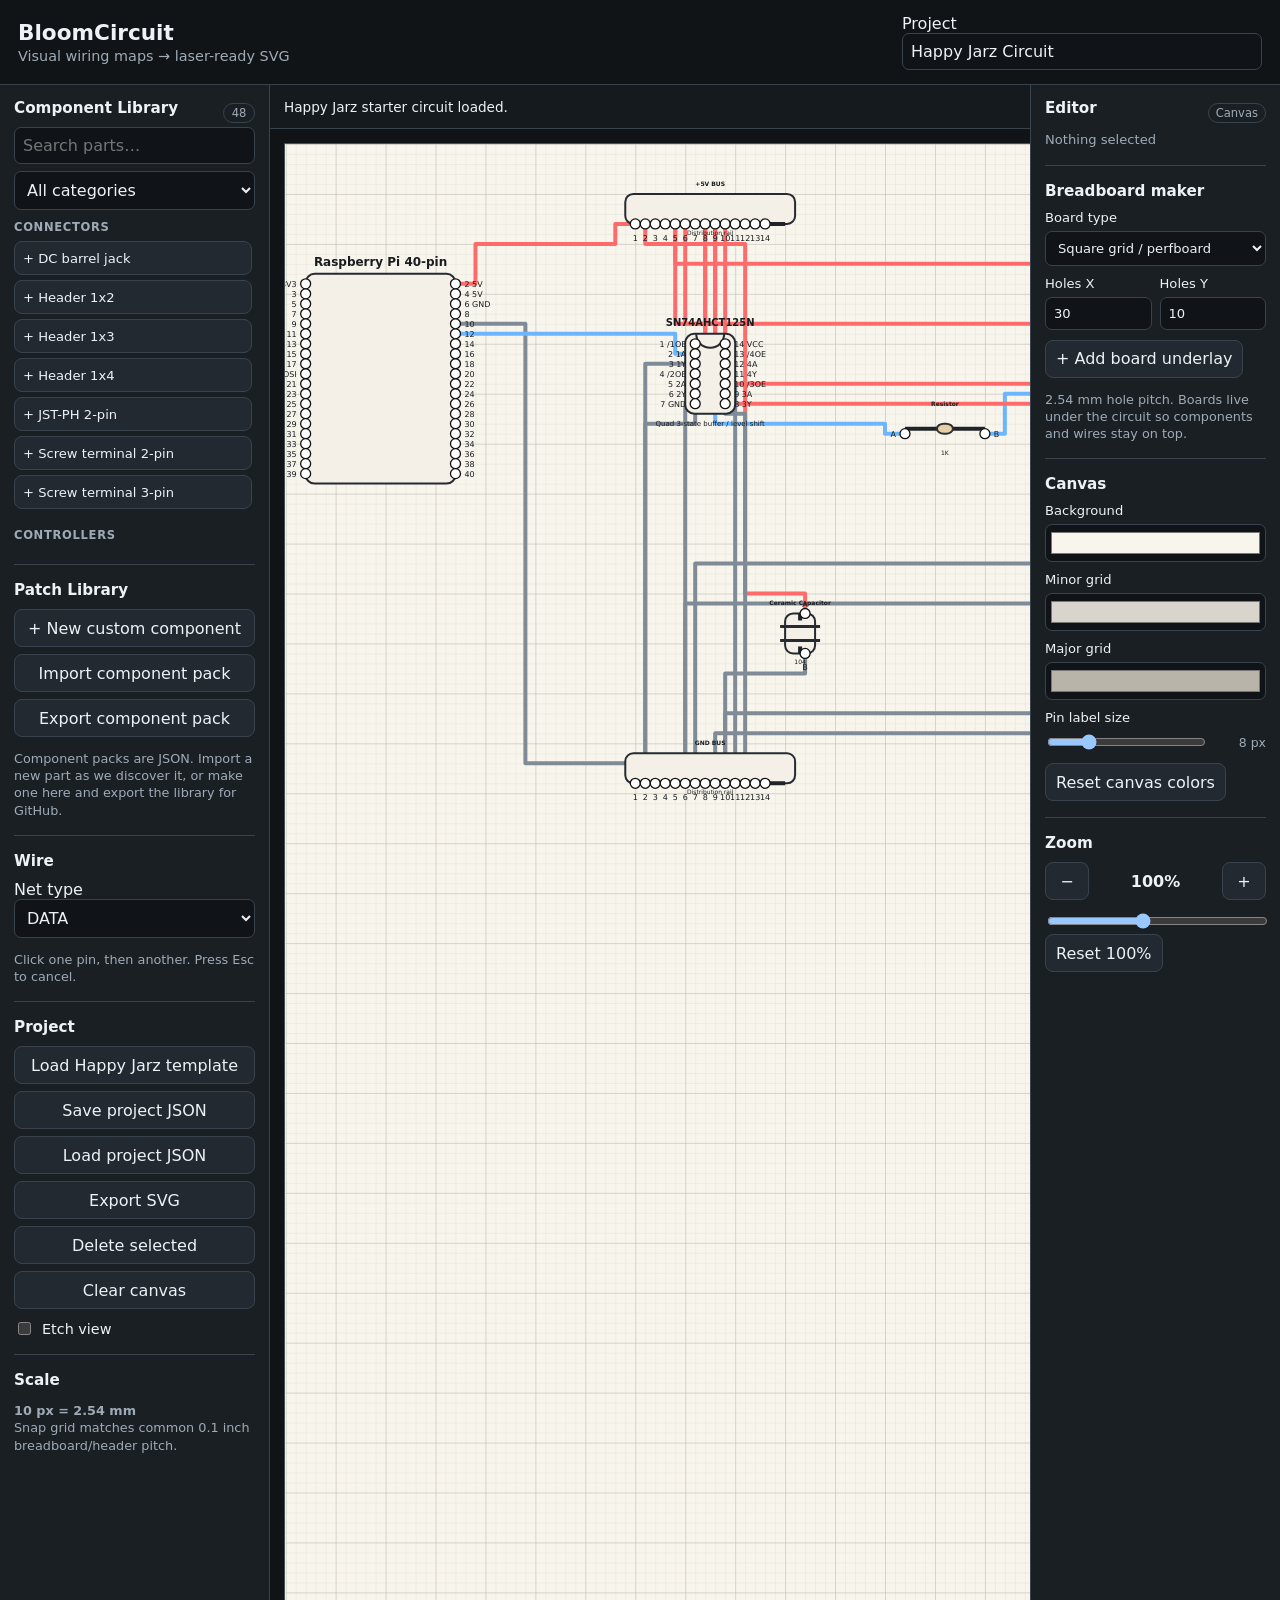
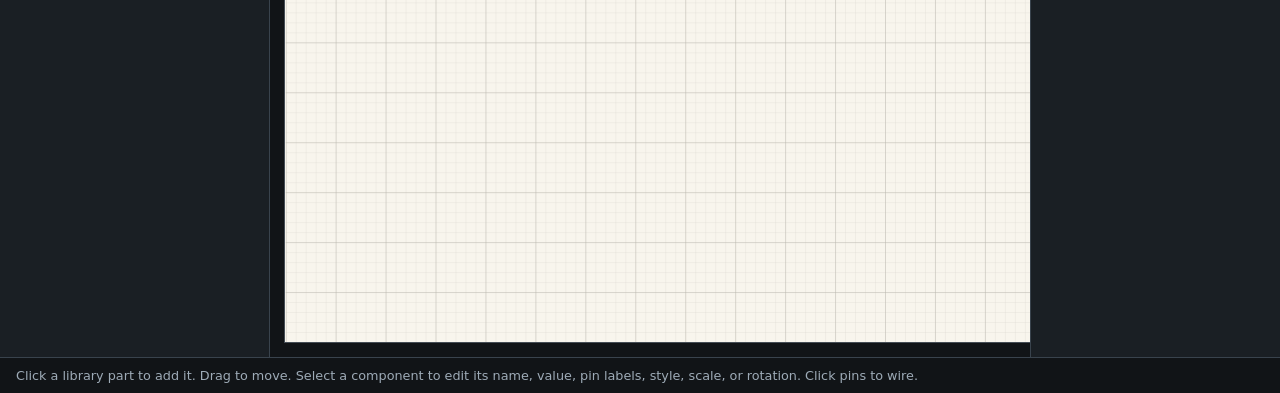
<file: index.html>
<!doctype html>
<html lang="en">
<head>
  <meta charset="utf-8">
  <meta name="viewport" content="width=device-width, initial-scale=1">
  <title>BloomCircuit</title>
  <link rel="stylesheet" href="styles.css">
</head>
<body>
  <header class="topbar">
    <div>
      <h1>BloomCircuit</h1>
      <p>Visual wiring maps → laser-ready SVG</p>
    </div>
    <label class="project-name">Project
      <input id="projectName" value="Happy Jarz Circuit">
    </label>
  </header>

  <main class="app-shell">
    <aside class="sidebar">
      <section>
        <div class="section-head">
          <h2>Component Library</h2>
          <span id="libraryCount" class="count-badge"></span>
        </div>
        <input id="componentSearch" type="search" placeholder="Search parts…">
        <select id="categoryFilter" aria-label="Component category">
          <option value="ALL">All categories</option>
        </select>
        <div id="palette" class="palette"></div>
        <p id="paletteEmpty" class="hint" hidden>No matching components.</p>
      </section>

      <section>
        <h2>Patch Library</h2>
        <div class="button-stack">
          <button id="newComponentBtn" type="button">+ New custom component</button>
          <button id="importPackBtn" type="button">Import component pack</button>
          <input id="packInput" type="file" accept=".json,application/json" hidden>
          <button id="exportPackBtn" type="button">Export component pack</button>
        </div>
        <p class="hint">Component packs are JSON. Import a new part as we discover it, or make one here and export the library for GitHub.</p>
      </section>

      <section>
        <h2>Wire</h2>
        <label>Net type
          <select id="netType">
            <option value="DATA">DATA</option>
            <option value="5V">5V</option>
            <option value="3V3">3V3</option>
            <option value="GND">GND</option>
            <option value="OTHER">OTHER</option>
          </select>
        </label>
        <p class="hint">Click one pin, then another. Press Esc to cancel.</p>
      </section>

      <section>
        <h2>Project</h2>
        <div class="button-stack">
          <button id="happyJarzBtn" type="button">Load Happy Jarz template</button>
          <button id="saveBtn" type="button">Save project JSON</button>
          <button id="loadBtn" type="button">Load project JSON</button>
          <input id="loadInput" type="file" accept=".json,application/json" hidden>
          <button id="exportBtn" type="button">Export SVG</button>
          <button id="deleteBtn" type="button">Delete selected</button>
          <button id="clearBtn" type="button" class="danger">Clear canvas</button>
        </div>
        <label class="check-row">
          <input id="etchMode" type="checkbox">
          Etch view
        </label>
      </section>

      <section>
        <h2>Scale</h2>
        <p class="hint"><strong>10 px = 2.54 mm</strong><br>Snap grid matches common 0.1 inch breadboard/header pitch.</p>
      </section>
    </aside>

    <section class="workspace-panel">
      <div class="status-row">
        <span id="status">Ready.</span>
        <span id="warning" class="warning" aria-live="polite"></span>
      </div>
      <div class="workspace-scroll">
        <svg id="canvas" viewBox="0 0 3000 1800" role="img" aria-label="BloomCircuit wiring workspace">
          <defs>
            <pattern id="minorGrid" width="10" height="10" patternUnits="userSpaceOnUse">
              <path d="M 10 0 L 0 0 0 10" class="minor-grid-line"/>
            </pattern>
            <pattern id="majorGrid" width="50" height="50" patternUnits="userSpaceOnUse">
              <rect width="50" height="50" fill="url(#minorGrid)"/>
              <path d="M 50 0 L 0 0 0 50" class="major-grid-line"/>
            </pattern>
          </defs>
          <rect id="grid-bg" x="0" y="0" width="3000" height="1800" fill="url(#majorGrid)"/>
          <g id="boardsLayer"></g>
          <g id="wiresLayer"></g>
          <g id="componentsLayer"></g>
        </svg>
      </div>
    </section>

    <aside class="editor-sidebar" aria-label="Editor tools">
      <section>
        <div class="section-head">
          <h2>Editor</h2>
          <span id="selectionKind" class="count-badge">Canvas</span>
        </div>
        <p id="selectionName" class="selection-name">Nothing selected</p>
      </section>

      <section>
        <h2>Breadboard maker</h2>
        <label>Board type
          <select id="boardType">
            <option value="perf">Square grid / perfboard</option>
            <option value="strip">Stripboard / rails</option>
            <option value="breadboard">Breadboard / center slot</option>
            <option value="breadboardRails">Breadboard + power rails</option>
          </select>
        </label>
        <div class="xy-row">
          <label>Holes X
            <input id="boardHolesX" type="number" min="2" max="120" step="1" value="30">
          </label>
          <label>Holes Y
            <input id="boardHolesY" type="number" min="2" max="80" step="1" value="10">
          </label>
        </div>
        <button id="addBoardBtn" type="button">+ Add board underlay</button>
        <p class="hint">2.54 mm hole pitch. Boards live under the circuit so components and wires stay on top.</p>
      </section>

      <section id="boardTools" hidden>
        <h2>Board underlay</h2>
        <label>Type
          <select id="selectedBoardType">
            <option value="perf">Square grid / perfboard</option>
            <option value="strip">Stripboard / rails</option>
            <option value="breadboard">Breadboard / center slot</option>
            <option value="breadboardRails">Breadboard + power rails</option>
          </select>
        </label>
        <div class="xy-row">
          <label>Holes X
            <input id="selectedBoardHolesX" type="number" min="2" max="120" step="1">
          </label>
          <label>Holes Y
            <input id="selectedBoardHolesY" type="number" min="2" max="80" step="1">
          </label>
        </div>
        <div class="tool-row">
          <button id="boardRotateLeftBtn" type="button" title="Rotate board left 90 degrees">↶ 90°</button>
          <button id="boardRotateRightBtn" type="button" title="Rotate board right 90 degrees">↷ 90°</button>
        </div>
        <label>Scale %
          <div class="number-stepper">
            <button id="boardScaleDown" type="button" aria-label="Decrease board scale">−</button>
            <input id="boardScale" type="number" min="10" max="1000" step="1" value="100" inputmode="numeric">
            <button id="boardScaleUp" type="button" aria-label="Increase board scale">+</button>
          </div>
        </label>
        <label>Board color
          <input id="boardColor" type="color" value="#d9e4c7">
        </label>
        <label>Hole color
          <input id="boardHoleColor" type="color" value="#3c4248">
        </label>
        <button id="deleteBoardBtn" type="button" class="danger">Delete board</button>
      </section>

      <section id="componentTools" hidden>
        <h2>Component</h2>
        <label>Display name
          <input id="componentTitle" type="text" maxlength="120" placeholder="Use library name">
        </label>
        <label>Value / note
          <input id="componentValue" type="text" maxlength="160" placeholder="220Ω, LED #1, etc.">
        </label>
        <label>Pin label overrides
          <textarea id="componentPinLabels" rows="5" spellcheck="false" placeholder="p1 = GPIO1&#10;p2 = GPIO2&#10;p14 = 3V3"></textarea>
        </label>
        <p class="hint">Optional. One pin per line as <code>pin-id = label</code>. This changes only this placed component.</p>
        <div class="tool-row">
          <button id="rotateLeftBtn" type="button" title="Rotate left 90 degrees">↶ 90°</button>
          <button id="rotateRightBtn" type="button" title="Rotate right 90 degrees">↷ 90°</button>
        </div>
        <label>Fill color
          <input id="componentColor" type="color" value="#f4f0e7">
        </label>
        <label>Text color
          <input id="componentTextColor" type="color" value="#191d20">
        </label>
        <label>Scale %
          <div class="number-stepper">
            <button id="componentScaleDown" type="button" aria-label="Decrease component scale">−</button>
            <input id="componentScale" type="number" min="10" max="1000" step="1" value="100" inputmode="numeric">
            <button id="componentScaleUp" type="button" aria-label="Increase component scale">+</button>
          </div>
        </label>
        <label>Font size
          <div class="range-row">
            <input id="componentFontSize" type="range" min="7" max="28" step="1" value="12">
            <output id="componentFontSizeOut">12 px</output>
          </div>
        </label>
        <button id="resetComponentStyleBtn" type="button">Reset component style</button>
      </section>

      <section id="wireTools" hidden>
        <h2>Wire</h2>
        <label>Net type
          <select id="wireNetType">
            <option value="DATA">DATA</option>
            <option value="5V">5V</option>
            <option value="3V3">3V3</option>
            <option value="GND">GND</option>
            <option value="OTHER">OTHER</option>
          </select>
        </label>
        <label>Wire color
          <input id="wireColor" type="color" value="#6cb6ff">
        </label>
        <label>Wire width
          <div class="range-row">
            <input id="wireWidth" type="range" min="1" max="12" step="1" value="4">
            <output id="wireWidthOut">4 px</output>
          </div>
        </label>
        <button id="resetWireStyleBtn" type="button">Reset wire style</button>
        <p class="hint">Select a wire, then click the little + at either end to add voltage, scope, waveform, signal, or test notes.</p>
      </section>

      <section id="wireNoteTools" hidden>
        <h2>Endpoint note</h2>
        <label>Text / measurement
          <textarea id="wireNoteText" rows="4" placeholder="3.3V&#10;CH1: 8 MHz&#10;50% duty"></textarea>
        </label>
        <label>Text color
          <input id="wireNoteColor" type="color" value="#24282c">
        </label>
        <label>Font size
          <div class="range-row">
            <input id="wireNoteFontSize" type="range" min="6" max="30" step="1" value="10">
            <output id="wireNoteFontSizeOut">10 px</output>
          </div>
        </label>
        <button id="clearWireNoteBtn" type="button">Clear note</button>
      </section>

      <section>
        <h2>Canvas</h2>
        <label>Background
          <input id="canvasBgColor" type="color" value="#f8f5ed">
        </label>
        <label>Minor grid
          <input id="minorGridColor" type="color" value="#d9d5cc">
        </label>
        <label>Major grid
          <input id="majorGridColor" type="color" value="#b9b4aa">
        </label>
        <label>Pin label size
          <div class="range-row">
            <input id="pinFontSize" type="range" min="5" max="18" step="1" value="8">
            <output id="pinFontSizeOut">8 px</output>
          </div>
        </label>
        <button id="resetCanvasStyleBtn" type="button">Reset canvas colors</button>
      </section>

      <section>
        <h2>Zoom</h2>
        <div class="zoom-row">
          <button id="zoomOutBtn" type="button" aria-label="Zoom out">−</button>
          <output id="zoomOut">100%</output>
          <button id="zoomInBtn" type="button" aria-label="Zoom in">+</button>
        </div>
        <input id="zoomRange" type="range" min="25" max="200" step="5" value="100" aria-label="Canvas zoom">
        <button id="zoomResetBtn" type="button">Reset 100%</button>
      </section>
    </aside>
  </main>

  <footer>
    Click a library part to add it. Drag to move. Select a component to edit its name, value, pin labels, style, scale, or rotation. Click pins to wire.
  </footer>

  <dialog id="componentDialog" class="component-maker-dialog">
    <form id="componentForm" method="dialog">
      <div class="dialog-head">
        <div>
          <h2>Component Maker</h2>
          <p>Drop a real component image on a 2.54 mm breadboard grid, then place pins exactly where they belong.</p>
        </div>
        <button id="closeComponentDialog" type="button" class="icon-btn" aria-label="Close">×</button>
      </div>

      <div class="maker-meta-grid">
        <label>Component ID
          <input id="customId" required placeholder="my_sensor">
        </label>
        <label>Name
          <input id="customTitle" required placeholder="My Sensor">
        </label>
        <label>Category
          <input id="customCategory" value="Custom" placeholder="Sensors & Modules">
        </label>
        <label>Shape fallback
          <select id="customKind">
            <option value="rect">Rectangle/module</option>
            <option value="dip">DIP chip</option>
            <option value="led">LED</option>
            <option value="resistor">Resistor</option>
            <option value="capacitor">Capacitor</option>
            <option value="node">Node</option>
          </select>
        </label>
        <label>Grid X (holes)
          <input id="customWidth" type="number" min="2" max="80" step="1" value="16">
        </label>
        <label>Grid Y (holes)
          <input id="customHeight" type="number" min="2" max="60" step="1" value="10">
        </label>
      </div>

      <label>Subtitle / note
        <input id="customSubtitle" placeholder="Optional description">
      </label>

      <div class="maker-image-row">
        <label class="maker-image-picker">Component image
          <input id="customImageInput" type="file" accept="image/png,image/jpeg,image/webp">
        </label>
        <button id="clearCustomImageBtn" type="button">Clear image</button>
        <span class="hint">Image is embedded into the component pack. Grid pitch is 2.54 mm.</span>
      </div>

      <div class="maker-layout">
        <section class="maker-preview-panel">
          <div class="section-head">
            <h3>Footprint / pin placement</h3>
            <span id="customMakerSize" class="count-badge">16 × 10</span>
          </div>
          <div class="maker-preview-toolbar">
            <button id="makerZoomDown" type="button" aria-label="Zoom footprint out">−</button>
            <input id="makerZoomValue" type="number" min="25" max="800" step="1" value="100" aria-label="Footprint zoom percent">
            <button id="makerZoomUp" type="button" aria-label="Zoom footprint in">+</button>
            <button id="makerZoomFit" type="button">Fit</button>
          </div>
          <p class="hint">Click a grid intersection to add a pin. Drag a pin to move it. Everything snaps to the same grid as the breadboard.</p>
          <div class="maker-preview-scroll" id="makerPreviewScroll">
            <svg id="customFootprintPreview" viewBox="0 0 160 100" aria-label="Custom component footprint editor">
              <defs>
                <pattern id="makerGrid" width="10" height="10" patternUnits="userSpaceOnUse">
                  <circle cx="0" cy="0" r="1.8" class="maker-grid-hole"/>
                </pattern>
              </defs>
              <rect id="customMakerGridBg" x="0" y="0" width="160" height="100" fill="url(#makerGrid)"/>
              <image id="customFootprintImage" x="0" y="0" width="160" height="100" preserveAspectRatio="none" opacity="0.82"/>
              <rect id="customCutoutOutline" x="1" y="1" width="158" height="98" rx="2" class="maker-cutout-outline"/>
              <g id="customFootprintPins"></g>
            </svg>
          </div>
        </section>

        <section class="maker-pin-panel">
          <h3>Selected pin</h3>
          <p id="customPinEmpty" class="hint">Click the grid to add/select a pin.</p>
          <div id="customPinEditor" hidden>
            <label>Pin ID
              <input id="customPinId" placeholder="din">
            </label>
            <label>Label
              <input id="customPinLabel" placeholder="DIN">
            </label>
            <label>Role
              <select id="customPinRole">
                <option value="passive">passive</option>
                <option value="power">power</option>
                <option value="5v">5V</option>
                <option value="3v3">3V3</option>
                <option value="gnd">GND</option>
                <option value="gpio">GPIO</option>
                <option value="input">input</option>
                <option value="output">output</option>
                <option value="control">control</option>
                <option value="analog">analog</option>
                <option value="i2c">I2C</option>
                <option value="spi">SPI</option>
                <option value="uart">UART</option>
                <option value="pwm">PWM</option>
                <option value="nc">NC</option>
              </select>
            </label>
            <div class="xy-row">
              <label>Grid X
                <input id="customPinX" type="number" min="0" step="1">
              </label>
              <label>Grid Y
                <input id="customPinY" type="number" min="0" step="1">
              </label>
            </div>
            <button id="deleteCustomPinBtn" type="button" class="danger">Delete pin</button>
          </div>

          <h3>Pin list</h3>
          <div id="customPinList" class="custom-pin-list"></div>
        </section>
      </div>

      <textarea id="customPins" hidden></textarea>

      <div class="dialog-actions">
        <button id="createComponentBtn" type="submit">Add to library</button>
        <button id="cancelComponentBtn" type="button">Cancel</button>
      </div>
      <p id="componentFormError" class="form-error" aria-live="polite"></p>
    </form>
  </dialog>

  <script src="components.js"></script>
  <script src="app.js"></script>
</body>
</html>
</file>
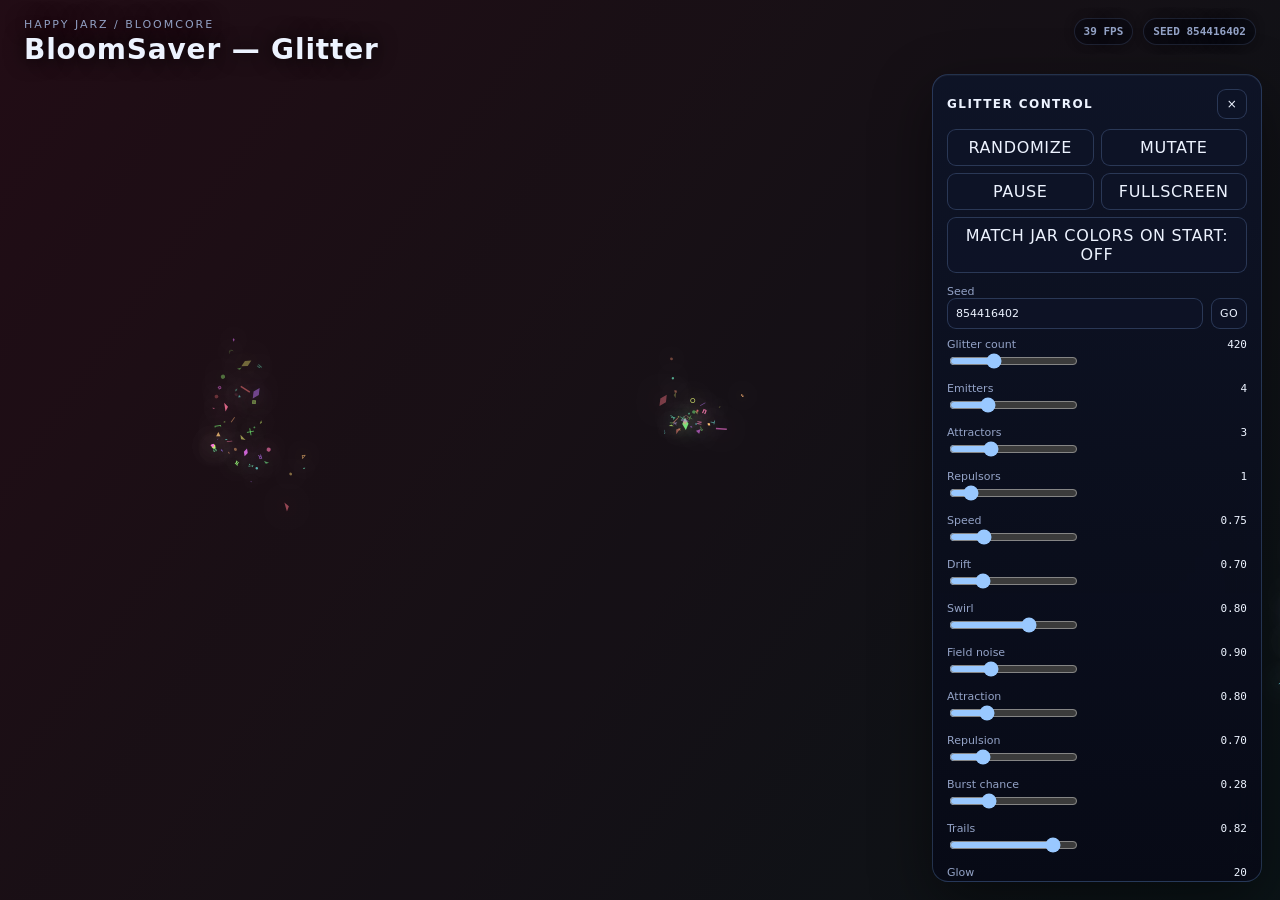
<file: BloomSaver/index.html>
<!doctype html><html lang="en"><head><meta charset="utf-8"/><meta name="viewport" content="width=device-width,initial-scale=1"/><title>BloomSaver — Glitter</title><link rel="stylesheet" href="styles.css"/></head><body><canvas id="stage"></canvas><header class="topbar"><div><div class="eyebrow">HAPPY JARZ / BLOOMCORE</div><h1>BloomSaver — Glitter</h1></div><div class="status"><span id="fps">60 FPS</span><span id="seedLabel">SEED 0</span></div></header><aside id="panel" class="panel"><div class="panel-title"><strong>GLITTER CONTROL</strong><button id="hidePanel" class="icon">×</button></div><div class="button-grid primary-actions"><button id="randomize">RANDOMIZE</button><button id="mutate">MUTATE</button><button id="pause">PAUSE</button><button id="fullscreen">FULLSCREEN</button></div><label>Seed<div class="inline"><input id="seed" type="number" step="1"/><button id="applySeed">GO</button></div></label><div id="controls" class="controls"></div><div class="section-title">PRESETS</div><div class="inline"><input id="presetName" type="text" placeholder="Preset name" maxlength="32"/><button id="savePreset">SAVE</button></div><select id="presetList"><option value="">Saved glitter presets…</option></select><div class="button-grid two"><button id="loadPreset">LOAD</button><button id="deletePreset">DELETE</button></div><div class="section-title">SHORTCUTS</div><p class="tiny">R randomize · M mutate · Space pause · F fullscreen · H hide controls</p></aside><button id="showPanel" class="show-panel hidden">CONTROLS</button><script src="app.js"></script><script src="jar_palette.js"></script></body></html>
</file>
<file: styles.css>
:root {
  color-scheme: dark;
  --bg: #111417;
  --panel: #1a1f24;
  --panel2: #222930;
  --text: #edf2f7;
  --muted: #9eabb7;
  --border: #39434d;
  --accent: #8dd6a8;
  --danger: #ff7a7a;
  --wire-5v: #ff6b6b;
  --wire-3v3: #f7b267;
  --wire-gnd: #7f8c98;
  --wire-data: #6cb6ff;
  --wire-other: #c792ea;
  --canvas-bg: #f8f5ed;
  --minor-grid: #d9d5cc;
  --major-grid: #b9b4aa;
  --pin-font-size: 8px;
}

* { box-sizing: border-box; }

body {
  margin: 0;
  font-family: Inter, ui-sans-serif, system-ui, -apple-system, BlinkMacSystemFont, "Segoe UI", sans-serif;
  background: var(--bg);
  color: var(--text);
}

button, input, select, textarea { font: inherit; }

button {
  min-height: 38px;
  border: 1px solid var(--border);
  border-radius: 8px;
  background: var(--panel2);
  color: var(--text);
  padding: 8px 10px;
  cursor: pointer;
}

button:hover { border-color: var(--accent); }
button.danger:hover { border-color: var(--danger); }

input, select, textarea {
  width: 100%;
  border: 1px solid var(--border);
  border-radius: 7px;
  background: #101419;
  color: var(--text);
  padding: 8px;
}

textarea {
  resize: vertical;
  line-height: 1.35;
}

.topbar {
  display: flex;
  gap: 24px;
  align-items: center;
  justify-content: space-between;
  padding: 14px 18px;
  border-bottom: 1px solid var(--border);
}

.topbar h1 { margin: 0; font-size: 1.35rem; }
.topbar p { margin: 3px 0 0; color: var(--muted); font-size: .9rem; }
.project-name { width: min(360px, 45vw); }

.app-shell {
  display: grid;
  grid-template-columns: 270px minmax(0, 1fr) 250px;
  min-height: 720px;
}

.sidebar,
.editor-sidebar {
  padding: 14px;
  background: var(--panel);
}

.sidebar {
  border-right: 1px solid var(--border);
}

.editor-sidebar {
  border-left: 1px solid var(--border);
}

.sidebar section + section,
.editor-sidebar section + section {
  border-top: 1px solid var(--border);
  margin-top: 16px;
  padding-top: 16px;
}

.sidebar h2,
.editor-sidebar h2 {
  margin: 0 0 10px;
  font-size: .95rem;
}

.section-head {
  display: flex;
  align-items: center;
  justify-content: space-between;
  gap: 8px;
}

.count-badge {
  min-width: 32px;
  padding: 2px 7px;
  border: 1px solid var(--border);
  border-radius: 999px;
  color: var(--muted);
  text-align: center;
  font-size: .72rem;
}

#componentSearch { margin-bottom: 7px; }
#categoryFilter { margin-bottom: 8px; }

.palette, .button-stack {
  display: grid;
  gap: 7px;
}

.palette {
  max-height: 330px;
  overflow-y: auto;
  padding-right: 3px;
}

.palette-group {
  display: grid;
  gap: 5px;
}

.palette-group + .palette-group {
  margin-top: 10px;
}

.palette-group h3 {
  margin: 2px 0;
  color: var(--muted);
  font-size: .72rem;
  text-transform: uppercase;
  letter-spacing: .06em;
}

.palette button {
  text-align: left;
  min-height: 34px;
  padding: 6px 8px;
  font-size: .82rem;
}

.hint {
  color: var(--muted);
  font-size: .8rem;
  line-height: 1.35;
}

.check-row {
  display: flex;
  align-items: center;
  gap: 8px;
  margin-top: 10px;
  font-size: .9rem;
}

.check-row input { width: auto; }

.workspace-panel { min-width: 0; }

.status-row {
  min-height: 44px;
  padding: 10px 14px;
  display: flex;
  flex-wrap: wrap;
  gap: 14px;
  align-items: center;
  border-bottom: 1px solid var(--border);
  background: #151a1f;
  font-size: .85rem;
}

.warning { color: #ffd166; }

.workspace-scroll {
  overflow: auto;
  padding: 14px;
}

#canvas {
  width: 3000px;
  height: 1800px;
  display: block;
  background: var(--canvas-bg);
  border: 1px solid #454d55;
  touch-action: none;
  user-select: none;
}

.minor-grid-line {
  fill: none;
  stroke: var(--minor-grid);
  stroke-width: .55;
}

.major-grid-line {
  fill: none;
  stroke: var(--major-grid);
  stroke-width: .9;
}

.component-body {
  fill: var(--component-fill, #f4f0e7);
  stroke: #252b30;
  stroke-width: 2;
}

.component-title {
  fill: var(--component-text, #191d20);
  font-size: var(--component-font-size, 12px);
  font-weight: 700;
  text-anchor: middle;
  pointer-events: none;
}

.component-subtitle {
  fill: var(--component-text, #4b535a);
  font-size: var(--component-subtitle-size, 9px);
  text-anchor: middle;
  pointer-events: none;
}

.pin {
  fill: #fff;
  stroke: #111;
  stroke-width: 1.3;
  cursor: crosshair;
}

.pin:hover, .pin.pending {
  fill: #ffe08a;
  stroke-width: 2.4;
}

.pin-label {
  fill: var(--component-text, #171a1d);
  font-size: var(--pin-font-size);
  pointer-events: none;
}

.component.selected .component-body {
  stroke: #2563eb;
  stroke-width: 3;
}

.wire {
  fill: none;
  stroke-width: 4;
  stroke-linejoin: round;
  stroke-linecap: round;
  cursor: pointer;
}

.wire.selected {
  stroke-width: 7;
  filter: drop-shadow(0 0 1px #000);
}

.net-5V { stroke: var(--wire-5v); }
.net-3V3 { stroke: var(--wire-3v3); }
.net-GND { stroke: var(--wire-gnd); }
.net-DATA { stroke: var(--wire-data); }
.net-OTHER { stroke: var(--wire-other); }

.wire-label {
  font-size: 9px;
  font-weight: 700;
  fill: #24282c;
  paint-order: stroke;
  stroke: #f8f5ed;
  stroke-width: 3px;
  pointer-events: none;
}

.wire-note {
  fill: #24282c;
  font-weight: 600;
  paint-order: stroke;
  stroke: var(--canvas-bg);
  stroke-width: 3px;
  stroke-linejoin: round;
  cursor: pointer;
  white-space: pre;
}

.wire-note-handle {
  fill: var(--panel2);
  stroke: #111;
  stroke-width: 1.5;
  cursor: pointer;
}

.wire-note-plus {
  fill: #fff;
  font-size: 11px;
  font-weight: 700;
  text-anchor: middle;
  dominant-baseline: middle;
  pointer-events: none;
}

body.etch-mode .wire-note {
  fill: #000 !important;
  stroke: #fff;
}


.bus-line {
  stroke: #202428;
  stroke-width: 4;
}

.resistor-body {
  fill: var(--component-fill, #e7d0a6);
  stroke: #2c3136;
  stroke-width: 2;
}

.cap-plate {
  stroke: #252b30;
  stroke-width: 3;
}

.led-lens {
  fill: #f3f7ff;
  stroke: #252b30;
  stroke-width: 2;
}

footer {
  border-top: 1px solid var(--border);
  color: var(--muted);
  padding: 10px 16px;
  font-size: .8rem;
}

dialog {
  width: min(720px, calc(100vw - 30px));
  border: 1px solid var(--border);
  border-radius: 12px;
  background: var(--panel);
  color: var(--text);
  padding: 0;
}

dialog::backdrop {
  background: rgba(0,0,0,.62);
}

dialog form {
  padding: 18px;
}

.dialog-head {
  display: flex;
  justify-content: space-between;
  align-items: start;
  gap: 12px;
  margin-bottom: 16px;
}

.dialog-head h2 { margin: 0; }
.dialog-head p { margin: 4px 0 0; color: var(--muted); }

.icon-btn {
  width: 40px;
  min-width: 40px;
  padding: 0;
  font-size: 1.45rem;
  line-height: 1;
}

.form-grid {
  display: grid;
  grid-template-columns: repeat(2, minmax(0,1fr));
  gap: 12px;
  margin-bottom: 12px;
}

dialog label {
  display: grid;
  gap: 5px;
  margin-bottom: 12px;
  font-size: .86rem;
}

.dialog-actions {
  display: flex;
  flex-wrap: wrap;
  gap: 8px;
  margin-top: 14px;
}

.form-error {
  min-height: 1.2em;
  color: var(--danger);
  margin: 8px 0 0;
  font-size: .83rem;
}

code {
  color: #d8e5ef;
}

body.etch-mode #canvas {
  background: #fff;
}

body.etch-mode .minor-grid-line,
body.etch-mode .major-grid-line {
  stroke: #e8e8e8;
}

body.etch-mode .component-body,
body.etch-mode .resistor-body,
body.etch-mode .led-lens {
  fill: #fff;
  stroke: #000;
}

body.etch-mode .component-title,
body.etch-mode .component-subtitle,
body.etch-mode .pin-label,
body.etch-mode .wire-label {
  fill: #000;
}

body.etch-mode .wire,
body.etch-mode .net-5V,
body.etch-mode .net-3V3,
body.etch-mode .net-GND,
body.etch-mode .net-DATA,
body.etch-mode .net-OTHER {
  stroke: #000;
}



.xy-row {
  display: grid;
  grid-template-columns: repeat(2, minmax(0,1fr));
  gap: 8px;
}

.board-underlay {
  cursor: move;
}

.board-base {
  fill: var(--board-fill, #d9e4c7);
  stroke: #2d3338;
  stroke-width: 2;
}

.board-underlay.selected .board-base {
  stroke: #2563eb;
  stroke-width: 4;
}

.board-hole {
  fill: var(--board-hole, #3c4248);
  pointer-events: none;
}

.board-node {
  fill: transparent;
  stroke: transparent;
  stroke-width: 1.5;
  cursor: crosshair;
  pointer-events: all;
}

.board-node:hover {
  fill: rgba(255, 224, 138, .72);
  stroke: #111;
}

.board-node.group-pending {
  fill: rgba(141, 214, 168, .34);
  stroke: rgba(37, 99, 235, .55);
}

.board-node.pending {
  fill: #ffe08a;
  stroke: #111;
  stroke-width: 2.2;
}

.board-slot {
  fill: var(--canvas-bg);
  stroke: #7b8288;
  stroke-width: 1.5;
  pointer-events: none;
}

.board-strip {
  fill: none;
  stroke: rgba(105, 76, 35, .42);
  stroke-width: 5;
  stroke-linecap: round;
  pointer-events: none;
}

.board-rail {
  fill: none;
  stroke: rgba(70, 110, 150, .45);
  stroke-width: 4;
  stroke-linecap: round;
  pointer-events: none;
}

.board-rail.power {
  stroke: rgba(185, 70, 70, .55);
}

.board-dim {
  fill: #4b535a;
  font-size: 9px;
  pointer-events: none;
}

body.etch-mode .board-base {
  fill: #fff !important;
  stroke: #000;
}

body.etch-mode .board-hole {
  fill: #000 !important;
}

body.etch-mode .board-slot {
  fill: #fff;
  stroke: #000;
}

body.etch-mode .board-strip,
body.etch-mode .board-rail {
  stroke: #000;
}


.number-stepper {
  display: grid;
  grid-template-columns: 38px minmax(72px,1fr) 38px;
  gap: 6px;
  align-items: center;
}

.number-stepper button {
  min-height: 36px;
  padding: 0;
  font-size: 1.1rem;
  font-weight: 700;
}

.number-stepper input {
  text-align: center;
  min-width: 0;
}

.component-maker-dialog {
  width: min(1100px, calc(100vw - 24px));
  max-height: calc(100vh - 24px);
}

.component-maker-dialog form {
  max-height: calc(100vh - 26px);
  overflow: auto;
}

.maker-meta-grid {
  display: grid;
  grid-template-columns: repeat(3,minmax(0,1fr));
  gap: 10px;
}

.maker-image-row {
  display: grid;
  grid-template-columns: minmax(220px,1fr) auto minmax(220px,1fr);
  gap: 10px;
  align-items: end;
  margin: 10px 0 14px;
}

.maker-image-picker {
  margin: 0 !important;
}

.maker-layout {
  display: grid;
  grid-template-columns: minmax(0,1.7fr) minmax(260px,.8fr);
  gap: 14px;
  align-items: start;
}

.maker-preview-panel,
.maker-pin-panel {
  border: 1px solid var(--border);
  border-radius: 10px;
  background: #151a1f;
  padding: 12px;
}

.maker-preview-panel h3,
.maker-pin-panel h3 {
  margin: 0 0 8px;
  font-size: .9rem;
}

.maker-pin-panel h3:not(:first-child) {
  margin-top: 16px;
}


.maker-preview-toolbar {
  display: grid;
  grid-template-columns: 38px 86px 38px 64px;
  gap: 6px;
  align-items: center;
  margin: 8px 0 10px;
}

.maker-preview-toolbar input {
  text-align: center;
  min-width: 0;
}

.maker-preview-toolbar button {
  min-height: 34px;
  padding: 0 8px;
}

.maker-cutout-outline {
  fill: none;
  stroke: #e11d48;
  stroke-width: 1.5;
  stroke-dasharray: 5 3;
  vector-effect: non-scaling-stroke;
  pointer-events: none;
}

.maker-preview-scroll {
  overflow: auto;
  max-height: 520px;
  border: 1px solid var(--border);
  border-radius: 8px;
  background: #f8f5ed;
}

#customFootprintPreview {
  display: block;
  width: 520px;
  height: 320px;
  min-width: 0;
  min-height: 0;
  background: #f8f5ed;
  cursor: crosshair;
  user-select: none;
  touch-action: none;
}

.maker-grid-hole {
  fill: #aeb4ba;
}

.maker-pin {
  fill: #fff;
  stroke: #111;
  stroke-width: 1.4;
  cursor: grab;
}

.maker-pin.selected {
  fill: #ffd166;
  stroke: #b45309;
  stroke-width: 2.2;
}

.maker-pin-label {
  fill: #111;
  font-size: 7px;
  font-weight: 700;
  paint-order: stroke;
  stroke: #fff;
  stroke-width: 2px;
  pointer-events: none;
}

.custom-pin-list {
  display: grid;
  gap: 5px;
  max-height: 220px;
  overflow: auto;
}

.custom-pin-list button {
  text-align: left;
  min-height: 32px;
  font-size: .78rem;
}

.custom-pin-list button.active {
  border-color: var(--accent);
}

.component-image {
  pointer-events: none;
}

.editor-sidebar label {
  display: grid;
  gap: 6px;
  margin-bottom: 10px;
  font-size: .82rem;
}

.selection-name {
  margin: 4px 0 0;
  color: var(--muted);
  font-size: .82rem;
  line-height: 1.35;
  overflow-wrap: anywhere;
}

.tool-row,
.zoom-row {
  display: grid;
  grid-template-columns: repeat(2, minmax(0,1fr));
  gap: 7px;
  margin-bottom: 10px;
}

.zoom-row {
  grid-template-columns: 44px minmax(70px,1fr) 44px;
  align-items: center;
}

.zoom-row output {
  text-align: center;
  font-weight: 700;
}

.range-row {
  display: grid;
  grid-template-columns: minmax(0,1fr) 54px;
  gap: 8px;
  align-items: center;
}

.range-row output {
  color: var(--muted);
  font-size: .78rem;
  text-align: right;
}

.editor-sidebar input[type="color"] {
  min-height: 38px;
  padding: 3px;
}

.editor-sidebar input[type="range"] {
  padding: 0;
}

@media (max-width: 820px) {
  .app-shell { grid-template-columns: 1fr; }
  .sidebar { border-right: 0; border-bottom: 1px solid var(--border); }
  .editor-sidebar { border-left: 0; border-top: 1px solid var(--border); }
  .palette { max-height: none; grid-template-columns: repeat(2, minmax(0,1fr)); }
  .palette-group { min-width: 0; }
  .topbar { align-items: stretch; flex-direction: column; }
  .project-name { width: 100%; }
  .form-grid { grid-template-columns: 1fr; }
  .maker-meta-grid,
  .maker-layout,
  .maker-image-row { grid-template-columns: 1fr; }
  #customFootprintPreview { min-width: 440px; }
}
</file>
<file: BloomSaver/styles.css>
:root{color-scheme:dark;--bg:#05060b;--panel:rgba(10,14,28,.88);--line:#273456;--text:#edf3ff;--muted:#94a3c7;--accent:#84f7ff;--accent2:#b98cff}*{box-sizing:border-box}html,body{margin:0;width:100%;height:100%;overflow:hidden;background:var(--bg);font-family:Inter,ui-sans-serif,system-ui,-apple-system,BlinkMacSystemFont,"Segoe UI",sans-serif;color:var(--text)}#stage{position:fixed;inset:0;width:100%;height:100%;display:block;background:#03040a}#glitterStage{position:fixed;inset:0;z-index:2;width:100%;height:100%;display:block;background:transparent;opacity:0;pointer-events:none;transition:opacity .35s ease}#glitterStage.active{opacity:1}.topbar{position:fixed;z-index:3;left:24px;right:24px;top:18px;display:flex;justify-content:space-between;align-items:flex-start;pointer-events:none;text-shadow:0 0 20px #000;transition:opacity .35s ease,transform .35s ease}.eyebrow{font-size:11px;letter-spacing:.18em;color:var(--muted)}h1{font-size:28px;margin:2px 0 0;letter-spacing:.03em}.status{display:flex;gap:10px;font:600 11px ui-monospace,SFMono-Regular,Menlo,monospace;color:var(--muted)}.status span{padding:6px 9px;border:1px solid rgba(120,150,210,.18);border-radius:999px;background:rgba(5,8,18,.35)}.panel{position:fixed;z-index:4;right:18px;top:74px;width:min(330px,calc(100vw - 36px));max-height:calc(100vh - 92px);overflow:auto;padding:14px;border:1px solid rgba(110,150,220,.28);border-radius:16px;background:linear-gradient(180deg,rgba(14,20,40,.93),rgba(7,10,22,.9));box-shadow:0 20px 60px rgba(0,0,0,.45),inset 0 1px 0 rgba(255,255,255,.04);backdrop-filter:blur(16px);transition:opacity .35s ease,transform .35s ease}.panel-title,.inline{display:flex;align-items:center;gap:8px}.panel-title{justify-content:space-between;margin-bottom:10px;font-size:12px;letter-spacing:.12em}.panel button,.panel select,.panel input{font:inherit;color:var(--text)}button,select,input[type=text],input[type=number]{border:1px solid rgba(120,150,210,.28);background:rgba(14,20,40,.82);border-radius:9px;padding:8px}button{cursor:pointer;font-size:11px;font-weight:700;letter-spacing:.04em}button:hover{border-color:var(--accent);box-shadow:0 0 18px rgba(132,247,255,.12)}#glitterPreset{grid-column:1/-1;border-color:rgba(255,218,112,.46);background:linear-gradient(90deg,rgba(76,55,15,.72),rgba(54,23,69,.72),rgba(12,55,67,.72))}#glitterPreset.active{border-color:rgba(255,235,155,.95);box-shadow:0 0 22px rgba(255,218,112,.22),inset 0 0 16px rgba(255,255,255,.05)}.icon{width:30px;height:30px;padding:0}.button-grid{display:grid;grid-template-columns:1fr 1fr;gap:7px}.primary-actions{margin-bottom:12px}.two{margin-top:7px}label{display:block;margin:10px 0 4px;font-size:11px;color:var(--muted)}label input[type=range]{width:100%;accent-color:#8cdcff}.inline input,.inline select{flex:1;min-width:0}.inline button{flex:none}.controls .control{margin:9px 0}.control-head{display:flex;justify-content:space-between;font-size:11px;color:var(--muted)}.control-head output{font-family:ui-monospace,SFMono-Regular,Menlo,monospace;color:var(--text)}.section-title{margin-top:16px;padding-top:10px;border-top:1px solid rgba(120,150,210,.16);font-size:10px;font-weight:800;letter-spacing:.15em;color:#b8c7ec}.check{display:flex;gap:8px;align-items:center}.check input{accent-color:#84f7ff}.tiny{font-size:10px;line-height:1.5;color:#7383aa}.hidden{display:none!important}.show-panel{position:fixed;z-index:5;right:18px;bottom:18px;transition:opacity .35s ease,transform .35s ease}.panel::-webkit-scrollbar{width:8px}.panel::-webkit-scrollbar-thumb{background:#263656;border-radius:9px}body.idle-clean{cursor:none}body.idle-clean .topbar,body.idle-clean .panel,body.idle-clean .show-panel{opacity:0;pointer-events:none;transform:translateY(-8px)}@media(max-width:720px){.topbar{left:14px;right:14px;top:12px}.panel{right:10px;top:66px;width:calc(100vw - 20px);max-height:calc(100vh - 78px)}h1{font-size:22px}}
</file>
